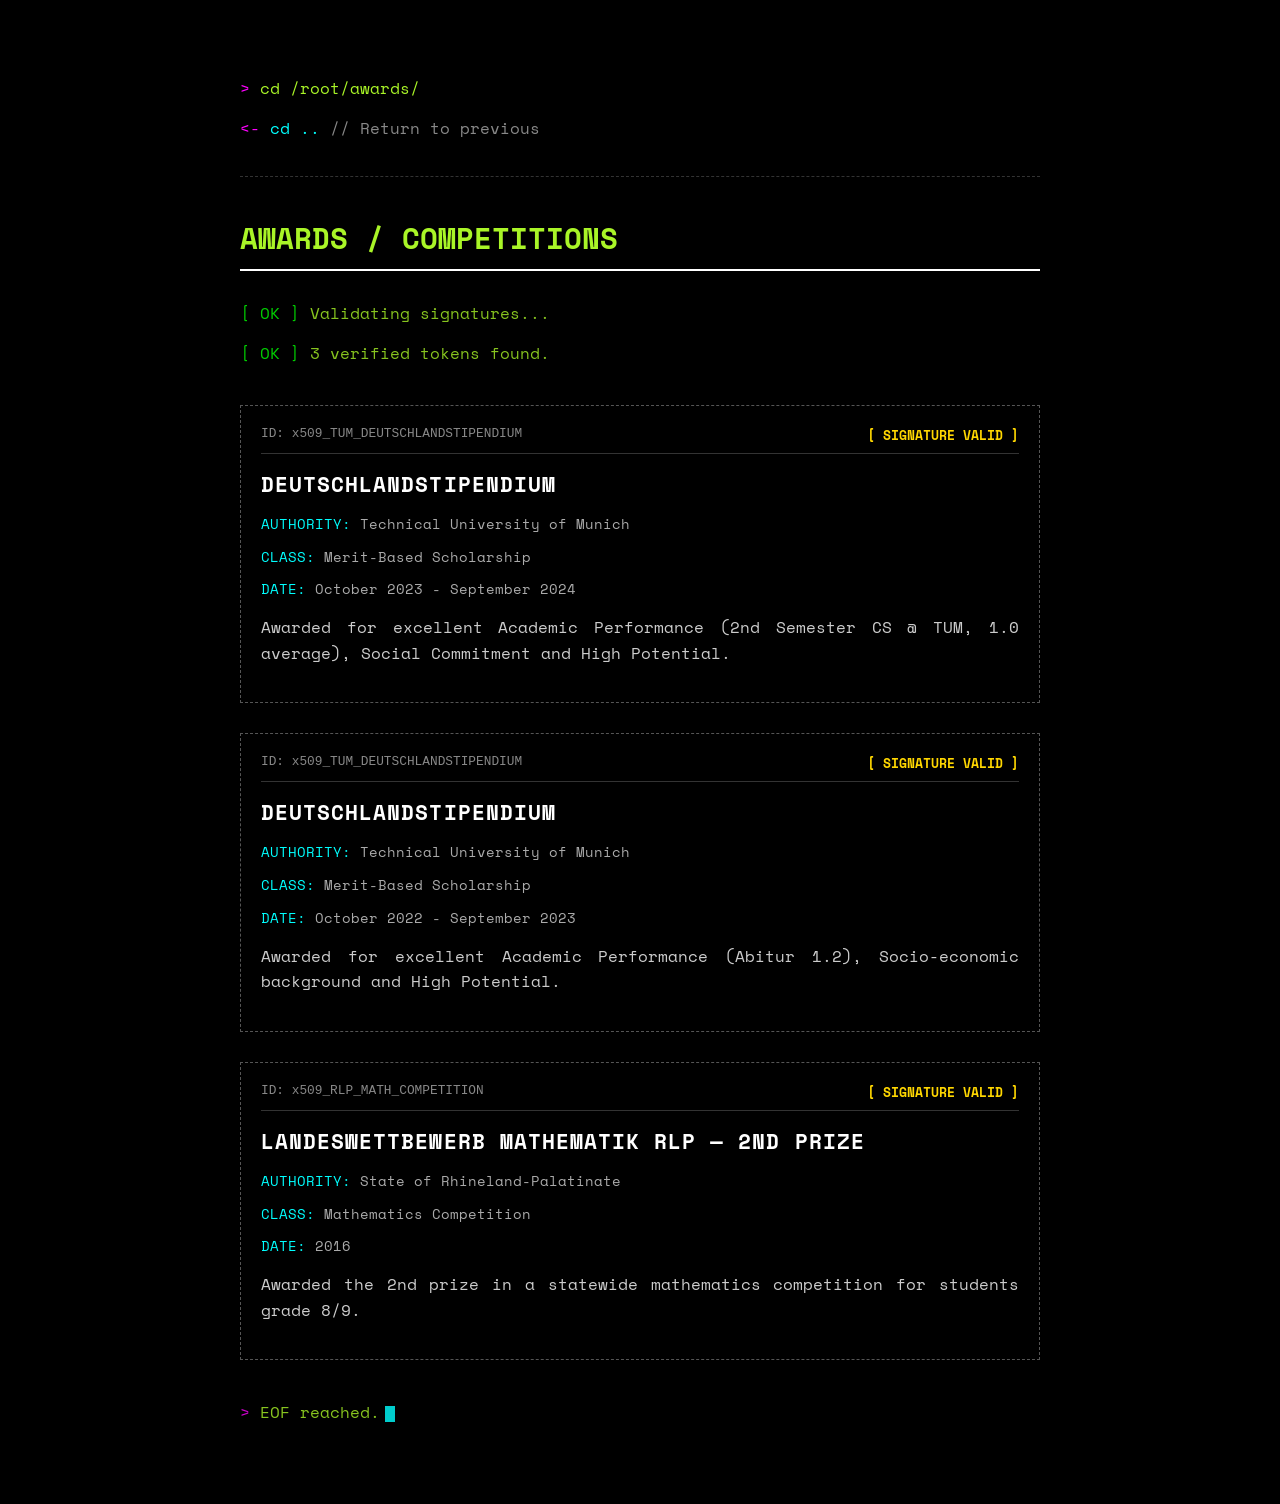
<file: awards.html>
<!DOCTYPE html>
<html lang="en">

<head>
    <meta name="color-scheme" content="dark">
    <meta charset="UTF-8">
    <title>Matchabowl's Website</title>
    <link rel="preconnect" href="https://fonts.googleapis.com">
    <link rel="preconnect" href="https://fonts.gstatic.com" crossorigin>
    <link href="https://fonts.googleapis.com/css2?family=Space+Mono:ital,wght@0,400;0,700;1,400;1,700&display=swap"
        rel="stylesheet">
    <link rel="stylesheet" href="style.css">
</head>
<body>
<main>
    <div class="system-nav">
        <p><span class="prompt">></span> cd /root/awards/</p>
        <p><span class="prompt"><-</span> <a href="index.html" class="nav-link">cd ..</a> <span class="nav-desc">// Return to previous</span></p>
    </div>

    <h1 class="system-header">Awards / Competitions</h1>

    <div class="system-status" style="margin-bottom: 40px;">
        <p><span class="status-active" style="color: #00FF00;">[ OK ]</span> Validating signatures...</p>
        <p><span class="status-active" style="color: #00FF00;">[ OK ]</span> 3 verified tokens found.</p>
    </div>

    <div class="crypto-cert">
        <div class="cert-header">
            <span class="cert-hash">ID: x509_TUM_DEUTSCHLANDSTIPENDIUM</span>
            <span class="cert-status">[ SIGNATURE VALID ]</span>
        </div>
        <h2 class="cert-title">Deutschlandstipendium</h2>
        
        <div class="cert-meta">
            <p><span class="meta-label"> AUTHORITY:</span> Technical University of Munich</p>
            <p><span class="meta-label"> CLASS:</span> Merit-Based Scholarship</p>
            <p><span class="meta-label"> DATE:</span> October 2023 - September 2024</p>
        </div>
        
        <p class="cert-payload">
            Awarded for excellent Academic Performance (2nd Semester CS @ TUM, 1.0 average), Social Commitment and High Potential.
        </p>
    </div>

    <div class="crypto-cert">
        <div class="cert-header">
            <span class="cert-hash">ID: x509_TUM_DEUTSCHLANDSTIPENDIUM</span>
            <span class="cert-status">[ SIGNATURE VALID ]</span>
        </div>
        <h2 class="cert-title">Deutschlandstipendium</h2>
        
        <div class="cert-meta">
            <p><span class="meta-label"> AUTHORITY:</span> Technical University of Munich</p>
            <p><span class="meta-label"> CLASS:</span> Merit-Based Scholarship</p>
            <p><span class="meta-label"> DATE:</span> October 2022 - September 2023</p>
        </div>
        
        <p class="cert-payload">
            Awarded for excellent Academic Performance (Abitur 1.2), Socio-economic background and High Potential.
        </p>
    </div>

    <div class="crypto-cert">
        <div class="cert-header">
            <span class="cert-hash">ID: x509_RLP_MATH_COMPETITION</span>
            <span class="cert-status">[ SIGNATURE VALID ]</span>
        </div>
        <h2 class="cert-title">Landeswettbewerb Mathematik RLP — 2nd Prize</h2>
        
        <div class="cert-meta">
            <p><span class="meta-label">AUTHORITY:</span> State of Rhineland-Palatinate</p>
            <p><span class="meta-label">CLASS:</span> Mathematics Competition</p>
            <p><span class="meta-label"> DATE:</span> 2016</p>
        </div>
        
        <p class="cert-payload">
            Awarded the 2nd prize in a statewide mathematics competition for students grade 8/9.
        </p>
    </div>

    <div class="system-status" style="margin-top: 40px;">
        <p><span class="prompt">></span> EOF reached.<span class="cursor"></span></p>
    </div>
</main>
<script src="animation.js"></script>
</body>
</html>
</file>
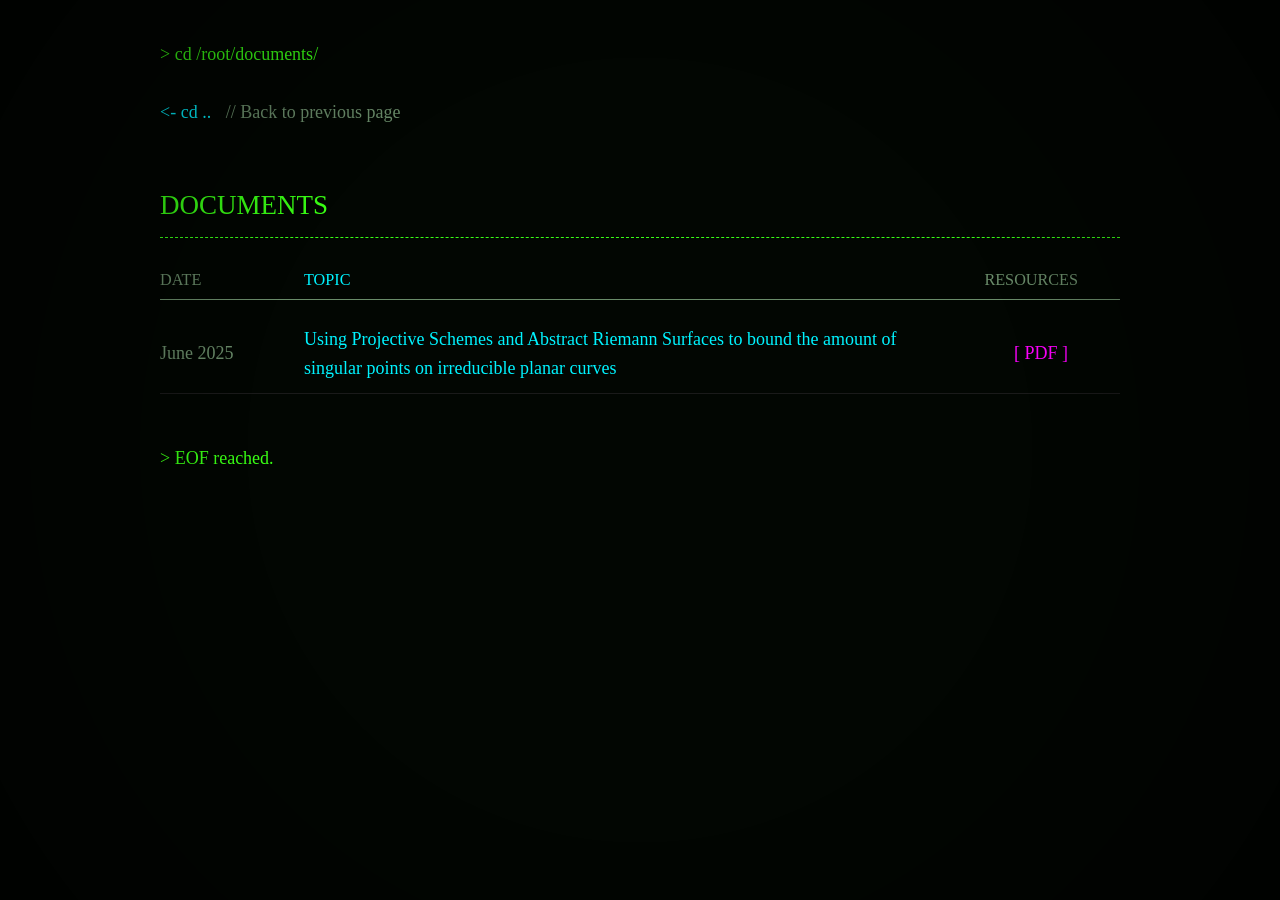
<file: documents.html>
<!DOCTYPE html>
<html lang="en">

<head>
    <meta charset="UTF-8">
    <meta name="viewport" content="width=device-width, initial-scale=1.0">
    <title>~/documents</title>
    <style>
        :root {
            --phosphor-green-dim: #1d7c0b;
            --bg-color: #020602;
            --phosphor-green: #39ff14;
            --phosphor-cyan: #00f3ff;
            --phosphor-magenta: #ff00ff;
            --phosphor-yellow: #ffcc00;
            --phosphor-grey: #6a8c6a;
            --font-stack: "Courier New", Courier, monospace;
        }

        * {
            box-sizing: border-box;
            margin: 0;
            padding: 0;
        }

        body {
            background-color: var(--bg-color);
            color: var(--phosphor-green);
            font-family: var(--font-terminal);
            font-size: 18px;
            line-height: 1.6;
        }

        .crt-overlay {
            position: fixed;
            top: 0;
            left: 0;
            width: 100vw;
            height: 100vh;
            pointer-events: none;
            z-index: 9999;
            background: radial-gradient(circle at center, transparent 50%, rgba(0, 0, 0, 0.6) 100%);
        }

        .crt-overlay::before {
            content: " ";
            display: block;
            position: absolute;
            top: 0;
            left: 0;
            bottom: 0;
            right: 0;
            background: linear-gradient(to bottom,
                    var(--scanline-color),
                    var(--scanline-color) 1px,
                    transparent 1px,
                    transparent 3px);
            background-size: 100% 3px;
        }

        .terminal-container {
            max-width: 1000px;
            margin: 0 auto;
            padding: 40px 20px;
            position: relative;
            z-index: 2;
        }

        .back-link {
            color: var(--phosphor-cyan);
            text-decoration: none;
        }

        .back-link:hover {
            background-color: var(--phosphor-cyan);
            color: var(--bg-color);
        }

        .doc-header {
            color: var(--phosphor-green);
            border-bottom: 1px dashed var(--phosphor-green);
            padding-bottom: 10px;
            margin-bottom: 30px;
            font-size: 1.5em;
            font-weight: normal;
        }

        .doc-list {
            display: flex;
            flex-direction: column;
            gap: 15px;
        }

        .doc-row-header {
            display: flex;
            color: var(--phosphor-grey);
            border-bottom: 1px solid var(--phosphor-grey);
            padding-bottom: 5px;
            font-size: 0.9em;
        }

        .doc-table th,
        .doc-table td {
            text-align: left;
            padding: 16px 0;
            border-bottom: 1px solid #1a1a1a;
            vertical-align: top;
        }

        .doc-row {
            display: flex;
            align-items: center;
            border-bottom: 1px solid #1a1a1a;
            padding: 10px 0;
            transition: background 0.1s;
        }

        .doc-row:hover {
            background-color: #0f150f;
        }

        .col-date {
            width: 15%;
            color: var(--phosphor-grey);
            white-space: nowrap;
        }

        .col-title {
            width: 65%;
            color: var(--phosphor-cyan);
            padding-right: 30px;
            line-height: 1.6;
        }

        .col-resources {
            width: 150px;
            text-align: right;
        }

        .col-links {
            width: 20%;
            text-align: right;
        }

        .link-pdf {
            color: var(--phosphor-magenta);
            text-decoration: none;
            margin-right: 10px;
        }

        .link-slides {
            color: var(--phosphor-yellow);
            text-decoration: none;
        }

        .link-pdf:hover {
            background-color: var(--phosphor-magenta);
            color: var(--bg-color);
        }

        .link-slides:hover {
            background-color: var(--phosphor-yellow);
            color: var(--bg-color);
        }

        .unavailable {
            color: #333;
        }

        .margin-right-10 {
            margin-right: 10px;
        }

        .margin-left-10 {
            margin-left: 10px;
        }
        .eof-line {
            margin-top: 50px;
            color: var(--phosphor-green);
        }
    </style>
</head>

<body>
    <div class="crt-overlay"></div>

    <div class="terminal-container">
        <p><span style="color: var(--phosphor-green);">></span> cd /root/documents/</p>
        <br>
        <a href="index.html" class="back-link">&lt;- cd ..</a> <span
            style="color: var(--phosphor-grey); margin-left: 10px;">// Back to previous page</span>

        <br><br><br>
        <h1 class="doc-header">DOCUMENTS</h1>

        <div class="doc-list">
            <div class="doc-row-header">
                <div class="col-date">DATE</div>
                <div class="col-title">TOPIC</div>
                <div class="col-resources">RESOURCES</div>
            </div>

            <div class="doc-row">
                <div class="col-date">June 2025</div>
                <div class="col-title">Using Projective Schemes and Abstract Riemann Surfaces to bound the amount of
                    singular points on irreducible planar curves</div>
                <div class="col-resources">
                    <a href="#" class="link-pdf">[ PDF ]</a>
                </div>
            </div>
        </div>

        <div class="eof-line">
            <span class="prompt-arrow">&gt;</span> EOF reached.
        </div>
    </div>
</body>

</html>
</file>
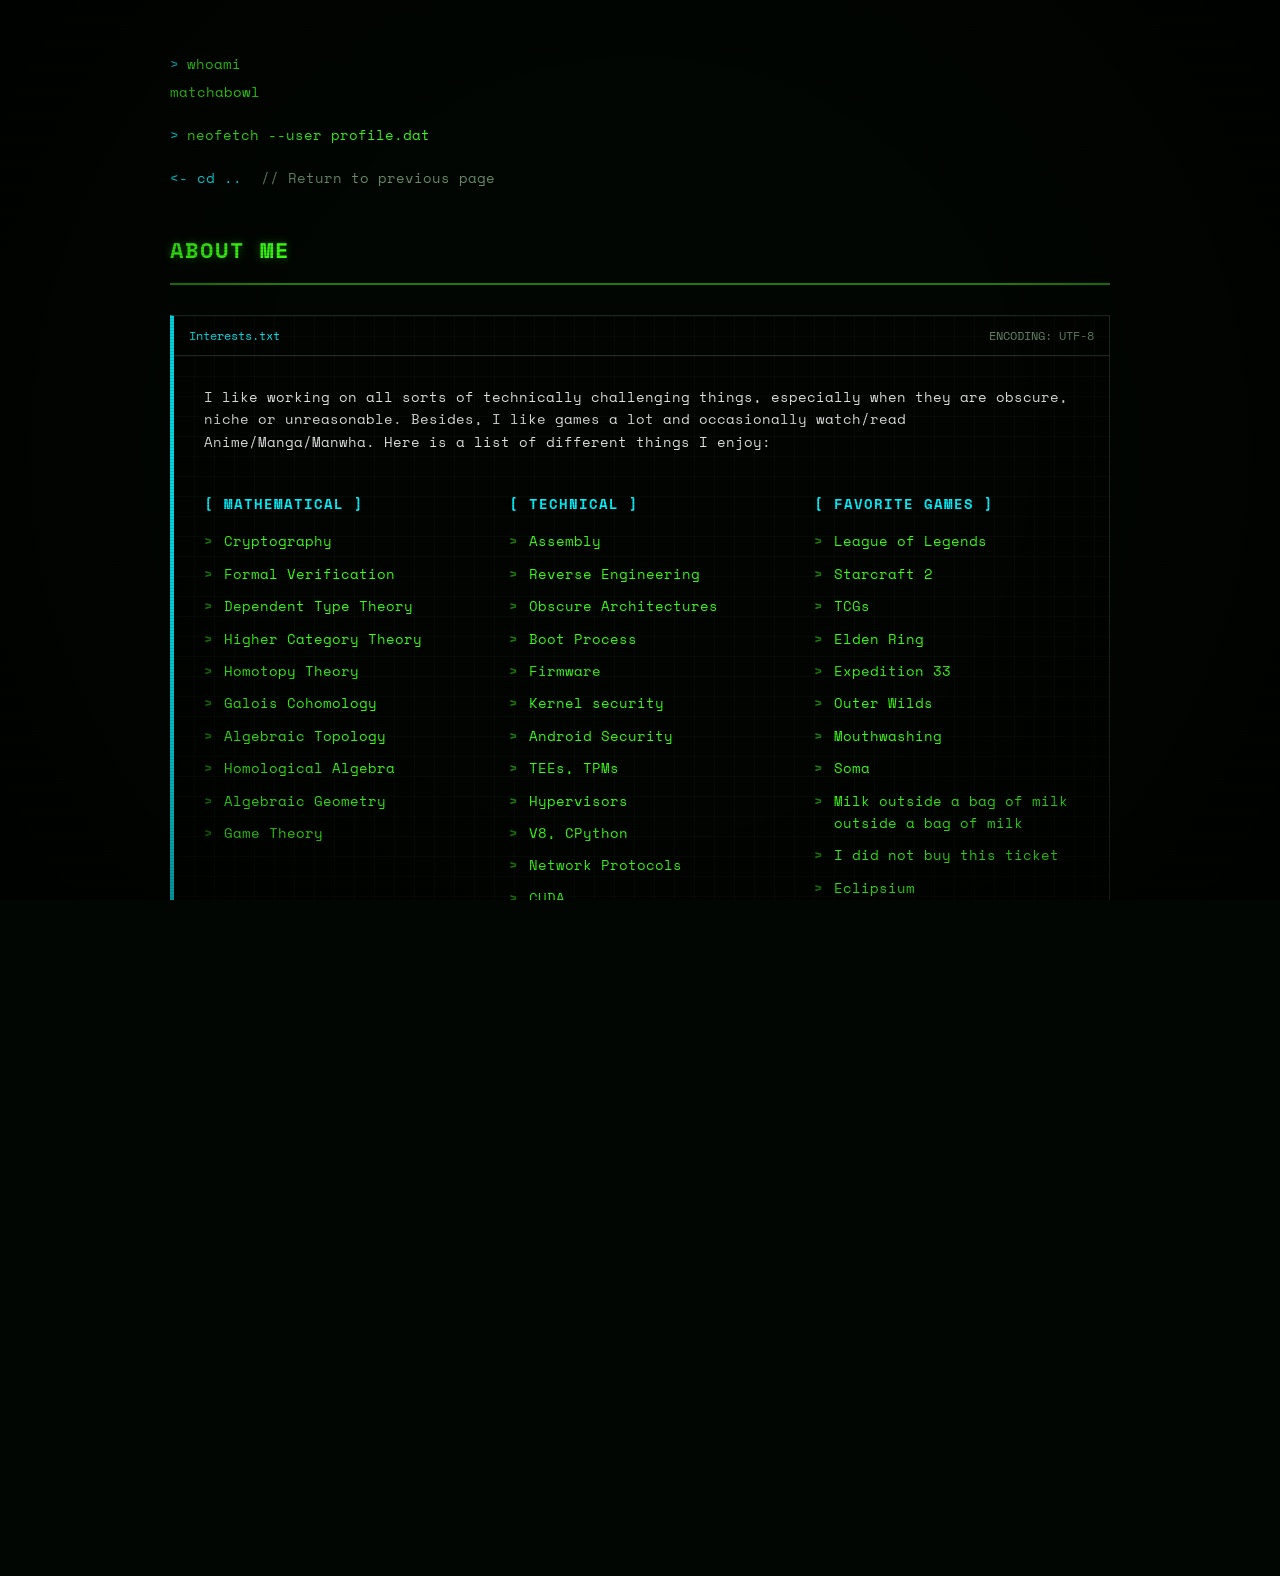
<file: interests.html>
<!DOCTYPE html>
<html lang="en">

<head>
    <meta charset="UTF-8">
    <meta name="viewport" content="width=device-width, initial-scale=1.0">
    <title>How did you get here ?</title>

    <link rel="preconnect" href="https://fonts.googleapis.com">
    <link rel="preconnect" href="https://fonts.gstatic.com" crossorigin>
    <link href="https://fonts.googleapis.com/css2?family=Space+Mono:ital,wght@0,400;0,700;1,400;1,700&display=swap"
        rel="stylesheet">

    <style>
        :root {
            --bg-color: #020602;
            --phosphor-green: #39ff14;
            --phosphor-green-dim: #1d7c0b;
            --phosphor-cyan: #00f3ff;
            --phosphor-grey: #6a8c6a;

            --glow-spread-green: rgba(57, 255, 20, 0.4);
            --glow-spread-cyan: rgba(0, 243, 255, 0.4);
            --hover-bg: rgba(57, 255, 20, 0.08);

            --font-terminal: 'Space Mono', monospace;
            --scanline-color: rgba(0, 0, 0, 0.15);
        }

        *,
        *::before,
        *::after {
            box-sizing: border-box;
            margin: 0;
            padding: 0;
        }

        body,
        html {
            width: 100%;
            height: 100%;
            background-color: var(--bg-color);
            color: var(--phosphor-green);
            font-family: var(--font-terminal);
            font-size: 14px;
            line-height: 1.6;
            overflow-x: hidden;
            display: flex;
            justify-content: center;
        }

        .crt-overlay {
            position: fixed;
            top: 0;
            left: 0;
            width: 100vw;
            height: 100vh;
            pointer-events: none;
            z-index: 9999;
            background: radial-gradient(circle at center, transparent 50%, rgba(0, 0, 0, 0.6) 100%);
        }

        .crt-overlay::before {
            content: " ";
            display: block;
            position: absolute;
            top: 0;
            left: 0;
            bottom: 0;
            right: 0;
            background: linear-gradient(to bottom,
                    var(--scanline-color),
                    var(--scanline-color) 1px,
                    transparent 1px,
                    transparent 3px);
            background-size: 100% 3px;
        }


        .terminal-container {
            width: 100%;
            max-width: 1000px;
            padding: 50px 30px;
            position: relative;
            z-index: 10;
        }

        .terminal-prompts {
            margin-bottom: 40px;
            line-height: 2;
        }

        .prompt-arrow {
            color: var(--phosphor-cyan);
            margin-right: 8px;
        }

        .prompt-response {
            margin-bottom: 15px;
        }

        .back-link {
            color: var(--phosphor-cyan);
            text-decoration: none;
            transition: all 0.2s ease-out;
            display: inline-block;
        }

        .back-link:hover {
            background-color: var(--phosphor-green);
            color: var(--bg-color);
            text-shadow: none;
        }

        .comment {
            color: var(--phosphor-grey);
            margin-left: 10px;
        }

        h1 {
            font-size: 1.6rem;
            font-weight: 700;
            text-transform: uppercase;
            letter-spacing: 2px;
            margin-bottom: 30px;
            padding-bottom: 15px;
            border-bottom: 2px solid var(--phosphor-green-dim);
            text-shadow: 0 0 8px var(--glow-spread-green);
        }

        .data-container {
            border: 1px solid rgba(106, 140, 106, 0.3);
            border-left: 4px solid var(--phosphor-cyan);
            background-color: rgba(0, 0, 0, 0.4);

            background-image:
                linear-gradient(rgba(106, 140, 106, 0.05) 1px, transparent 1px),
                linear-gradient(90deg, rgba(106, 140, 106, 0.05) 1px, transparent 1px);
            background-size: 20px 20px;

            margin-bottom: 40px;
        }

        .data-header {
            display: flex;
            justify-content: space-between;
            padding: 10px 15px;
            border-bottom: 1px solid rgba(106, 140, 106, 0.3);
            font-size: 0.85rem;
        }

        .cyan-text {
            color: var(--phosphor-cyan);
        }

        .grey-text {
            color: var(--phosphor-grey);
        }

        .data-body {
            padding: 30px;
        }

        .intro-text {
            margin-bottom: 40px;
            max-width: 100%;
            color: #e0e0e0;
        }

        .lists-wrapper {
            display: grid;
            grid-template-columns: repeat(auto-fit, minmax(250px, 1fr));
            gap: 40px;
        }

        .list-section h3 {
            color: var(--phosphor-cyan);
            font-size: 1rem;
            margin-bottom: 15px;
            letter-spacing: 1px;
            text-transform: uppercase;
        }

        .list-section ul {
            list-style: none;
            padding-left: 0;
        }

        .list-section li {
            margin-bottom: 10px;
            position: relative;
            padding-left: 20px;
        }

        .list-section li::before {
            content: "> ";
            position: absolute;
            left: 0;
            color: var(--phosphor-green-dim);
            font-weight: bold;
        }

        .eof-line {
            margin-top: 50px;
            color: var(--phosphor-green);
        }

        @media (max-width: 800px) {
            .data-body {
                padding: 20px 15px;
            }

            .lists-wrapper {
                grid-template-columns: 1fr;
                gap: 30px;
            }
        }
    </style>
</head>

<body>

    <div class="crt-overlay"></div>

    <main class="terminal-container">

        <div class="terminal-prompts">
            <div><span class="prompt-arrow">&gt;</span>whoami</div>
            <div class="prompt-response">matchabowl</div>

            <div><span class="prompt-arrow">&gt;</span>neofetch --user profile.dat</div>
            <div style="margin-top: 15px;">
                <a href="index.html" class="back-link">&lt;- cd ..</a>
                <span class="comment">// Return to previous page</span>
            </div>
        </div>

        <header>
            <h1>ABOUT ME</h1>
        </header>

        <div class="data-container">

            <div class="data-header">
                <span class="cyan-text">Interests.txt</span>
                <span class="grey-text">ENCODING: UTF-8</span>
            </div>

            <div class="data-body">
                <p class="intro-text">
                    I like working on all sorts of technically challenging things, especially when they are obscure,
                    niche or unreasonable. Besides, I like games a lot and occasionally watch/read Anime/Manga/Manwha. Here is a list of different things I enjoy:
                </p>

                <div class="lists-wrapper">

                    <div class="list-section">
                        <h3>[ Mathematical ]</h3>
                        <ul>
                            <li>Cryptography</li>
                            <li>Formal Verification</li>
                            <li>Dependent Type Theory</li>
                            <li>Higher Category Theory</li>
                            <li>Homotopy Theory</li>
                            <li>Galois Cohomology</li>
                            <li>Algebraic Topology</li>
                            <li>Homological Algebra</li>
                            <li>Algebraic Geometry</li>
                            <li>Game Theory</li>
                        </ul>
                    </div>

                    <div class="list-section">
                        <h3>[ Technical ]</h3>
                        <ul>
                            <li>Assembly</li>
                            <li>Reverse Engineering</li>
                            <li>Obscure Architectures</li>
                            <li>Boot Process</li>
                            <li>Firmware</li>
                            <li>Kernel security</li>
                            <li>Android Security</li>
                            <li>TEEs, TPMs</li>
                            <li>Hypervisors</li>
                            <li>V8, CPython</li>
                            <li>Network Protocols</li>
                            <li>CUDA</li>
                            <li>Competitive Programming</li>
                        </ul>
                    </div>

                    <div class="list-section">
                        <h3>[ Favorite Games ]</h3>
                        <ul>
                            <li>League of Legends</li>
                            <li>Starcraft 2</li>
                            <li>TCGs</li>
                            <li>Elden Ring</li>
                            <li>Expedition 33</li>
                            <li>Outer Wilds</li>
                            <li>Mouthwashing</li>
                            <li>Soma</li>
                            <li>Milk outside a bag of milk outside a bag of milk</li>
                            <li>I did not buy this ticket</li>
                            <li>Eclipsium</li>
                            <li>Kitty Horrorshow games</li>
                            <li>Cruelty Squad</li>
                            <li>Ultrakill</li>
                        </ul>
                    </div>

                    <div class="list-section">
                        <h3>[ Anime/Manga/Manwha ]</h3>
                        <ul>
                            <li>Bananafish</li>
                            <li>Killing Stalking</li>
                            <li>Anohanna</li>
                            <li>Angel Beats</li>
                            <li>Orange</li>
                            <li>Weathering with you</li>
                            <li>Suzume</li>
                            <li>Monster</li>
                            <li>Death Note</li>
                            <li>Dragonball</li>
                            <li>Attack on Titan</li>
                            <li>Cyberpunk: Edgerunners</li>
                        </ul>
                    </div>

                </div>
            </div>
        </div>

        <div class="eof-line">
            <span class="prompt-arrow">&gt;</span> EOF reached.
        </div>
        <!-- 
What are you doing ? Seeing this text means you are doing very evil hacker things ! yesyesyes ! Evil ! Have this cookie: 

      .---.
     / o o \
     | o o |
     \ o o /
      '---'
-->
    </main>

</body>

</html>
</file>
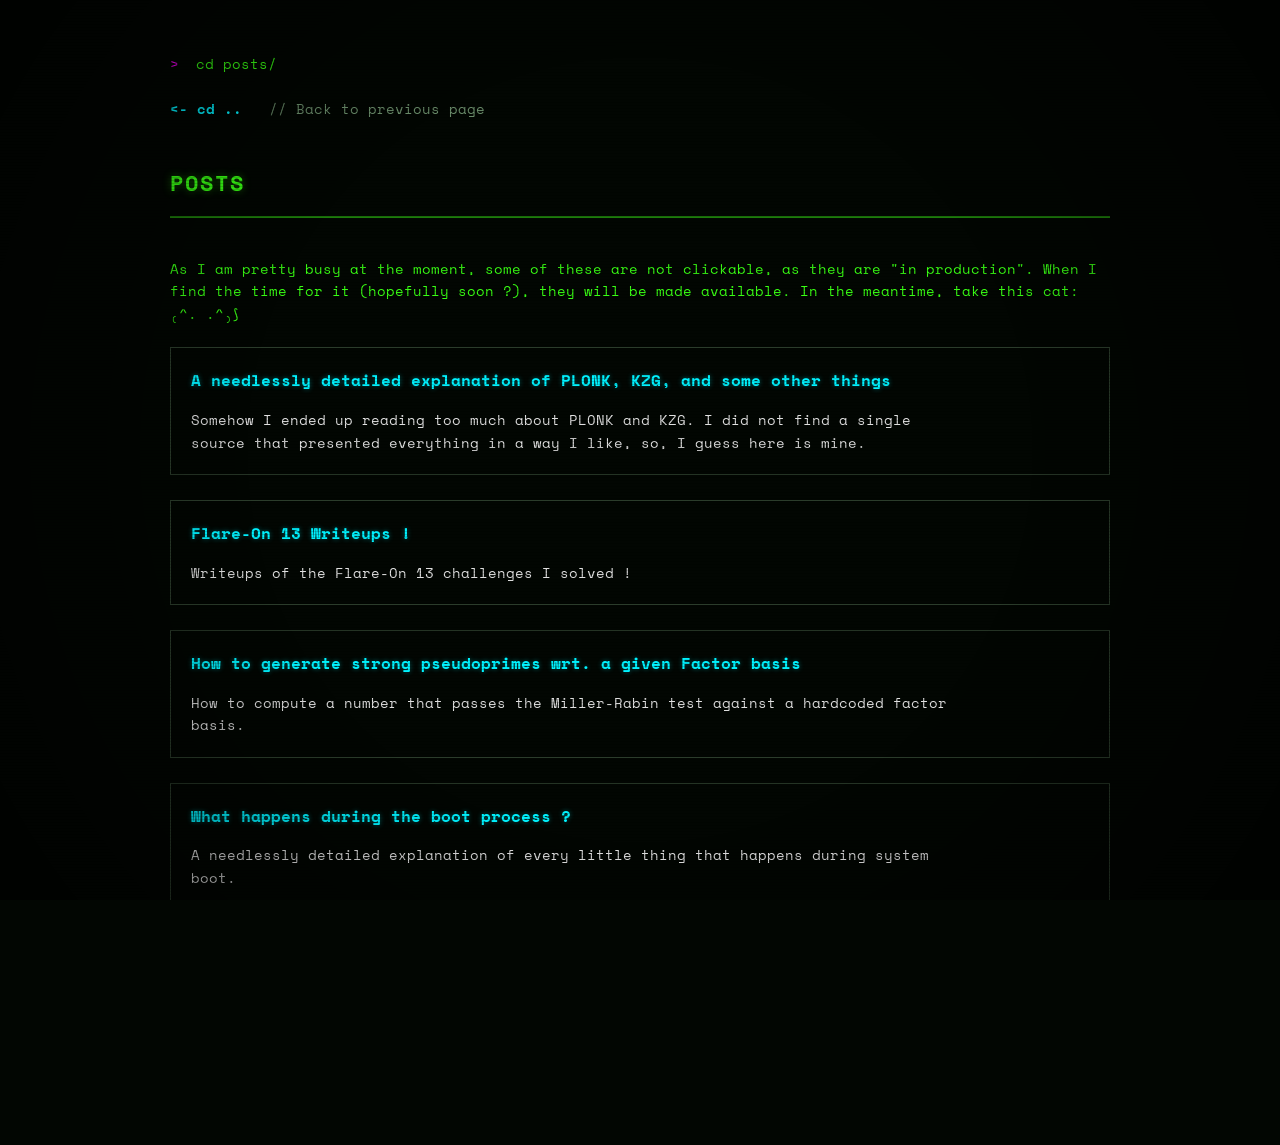
<file: posts.html>
<!DOCTYPE html>
<html lang="en">

<head>
    <meta charset="UTF-8">
    <meta name="viewport" content="width=device-width, initial-scale=1.0">
    <title>How did you get here ?</title>

    <link rel="preconnect" href="https://fonts.googleapis.com">
    <link rel="preconnect" href="https://fonts.gstatic.com" crossorigin>
    <link href="https://fonts.googleapis.com/css2?family=Space+Mono:ital,wght@0,400;0,700;1,400;1,700&display=swap"
        rel="stylesheet">

    <style>
        :root {
            --bg-color: #020602;
            --phosphor-green: #39ff14;
            --phosphor-green-dim: #1d7c0b;
            --phosphor-cyan: #00f3ff;
            --phosphor-grey: #6a8c6a;
            --phosphor-magenta: #ff00ff;

            --glow-spread-green: rgba(57, 255, 20, 0.4);
            --glow-spread-cyan: rgba(0, 243, 255, 0.4);

            --font-terminal: 'Space Mono', monospace;
            --scanline-color: rgba(0, 0, 0, 0.15);
        }

        *,
        *::before,
        *::after {
            box-sizing: border-box;
            margin: 0;
            padding: 0;
        }

        body,
        html {
            width: 100%;
            height: 100%;
            background-color: var(--bg-color);
            color: var(--phosphor-green);
            font-family: var(--font-terminal);
            font-size: 14px;
            line-height: 1.6;
            overflow-x: hidden;
            display: flex;
            justify-content: center;
        }

        .crt-overlay {
            position: fixed;
            top: 0;
            left: 0;
            width: 100vw;
            height: 100vh;
            pointer-events: none;
            z-index: 9999;
            background: radial-gradient(circle at center, transparent 50%, rgba(0, 0, 0, 0.6) 100%);
        }

        .crt-overlay::before {
            content: " ";
            display: block;
            position: absolute;
            top: 0;
            left: 0;
            bottom: 0;
            right: 0;
            background: linear-gradient(to bottom,
                    var(--scanline-color),
                    var(--scanline-color) 1px,
                    transparent 1px,
                    transparent 3px);
            background-size: 100% 3px;
        }

        .terminal-container {
            width: 100%;
            max-width: 1000px;
            padding: 50px 30px;
            position: relative;
            z-index: 10;
        }

        .terminal-prompts {
            margin-bottom: 40px;
            line-height: 2;
        }

        .prompt-arrow {
            color: var(--phosphor-magenta);
            margin-right: 8px;
        }

        .command-line {
            color: var(--phosphor-green);
            margin-bottom: 15px;
        }

        .back-link {
            display: inline-block;
            padding: 2px 8px;
            margin-left: -8px;
            text-decoration: none;
            color: var(--phosphor-cyan);
            font-weight: bold;
            transition: background-color 0s, color 0s;
        }

        .back-link:hover {
            background-color: var(--phosphor-cyan);
            color: var(--bg-color);
            text-shadow: none;
        }

        .comment {
            color: var(--phosphor-grey);
            margin-left: 10px;
        }

        h1 {
            font-size: 1.6rem;
            font-weight: 700;
            text-transform: uppercase;
            letter-spacing: 2px;
            margin-bottom: 40px;
            padding-bottom: 15px;
            border-bottom: 2px solid var(--phosphor-green-dim);
            text-shadow: 0 0 8px var(--glow-spread-green);
        }

        .posts-list {
            display: flex;
            flex-direction: column;
            gap: 25px;
        }

        .post-card {
            border: 1px solid rgba(106, 140, 106, 0.4);
            padding: 20px;
            display: flex;
            flex-direction: column;
            gap: 15px;
            transition: border-color 0s, box-shadow 0s;
        }

        .post-header {
            display: flex;
            justify-content: space-between;
            align-items: flex-start;
            gap: 20px;
        }

        .post-title {
            color: var(--phosphor-cyan);
            font-weight: 700;
            font-size: 1.15rem;
            text-shadow: 0 0 5px var(--glow-spread-cyan);
        }

        .post-desc {
            color: #e0e0e0;
            max-width: 85ch;
        }

        .post-card:hover {
            border-color: var(--phosphor-cyan);
            box-shadow: inset 0 0 10px rgba(0, 243, 255, 0.05);
        }

        .eof-line {
            margin-top: 60px;
            color: var(--phosphor-green);
        }

        @media (max-width: 800px) {
            .post-header {
                flex-direction: column;
                gap: 5px;
            }

            .post-status {
                align-self: flex-start
            }
        }

        .post-card-link {
            display: block;
            text-decoration: none;
            color: inherit;
        }
    </style>
</head>

<body>

    <div class="crt-overlay"></div>

    <main class="terminal-container">

        <div class="terminal-prompts">
            <div class="command-line">
                <span class="prompt-arrow">&gt;</span> cd posts/
            </div>
            <div>
                <a href="index.html" class="back-link">&lt;- cd ..</a>
                <span class="comment">// Back to previous page</span>
            </div>
        </div>

        <header>
            <h1>POSTS</h1>
        </header>
        
        As I am pretty busy at the moment, some of these are not clickable, as they are "in production". When I find the time for it (hopefully soon ?), they will be made available. In the meantime, take this cat: ₍^. .^₎⟆
        <br></br>

        <div class="posts-list">

            <div class="post-card">
                <div class="post-header">
                    <div class="post-title">A needlessly detailed explanation of PLONK, KZG, and some other things</div>
                </div>
                <div class="post-desc">
                    Somehow I ended up reading too much about PLONK and KZG. I did not find a single source that presented everything in a way I like, so, I guess here is mine.
                </div>
            </div>

            <div class="post-card">
                <div class="post-header">
                    <div class="post-title">Flare-On 13 Writeups !</div>
                </div>
                <div class="post-desc">
                    Writeups of the Flare-On 13 challenges I solved !
                </div>
            </div>

            <div class="post-card">
                <div class="post-header">
                    <div class="post-title">How to generate strong pseudoprimes wrt. a given Factor basis</div>
                </div>
                <div class="post-desc">
                    How to compute a number that passes the Miller-Rabin test against a hardcoded factor basis.
                </div>
            </div>

            <div class="post-card">
                <div class="post-header">
                    <div class="post-title">What happens during the boot process ?</div>
                </div>
                <div class="post-desc">
                    A needlessly detailed explanation of every little thing that happens during system boot.
                </div>
            </div>

            <div class="post-card">
                <div class="post-header">
                    <div class="post-title">What happens when you press Enter in the Terminal ?</div>
                </div>
                <div class="post-desc">
                    A needlessly detailed explanation of everything that happens between typing a command in the terminal and execution.
                </div>
            </div>

        </div>

        <div class="eof-line">
            <span class="prompt-arrow">&gt;</span> EOF reached.
        </div>

    </main>

</body>

</html>
</file>
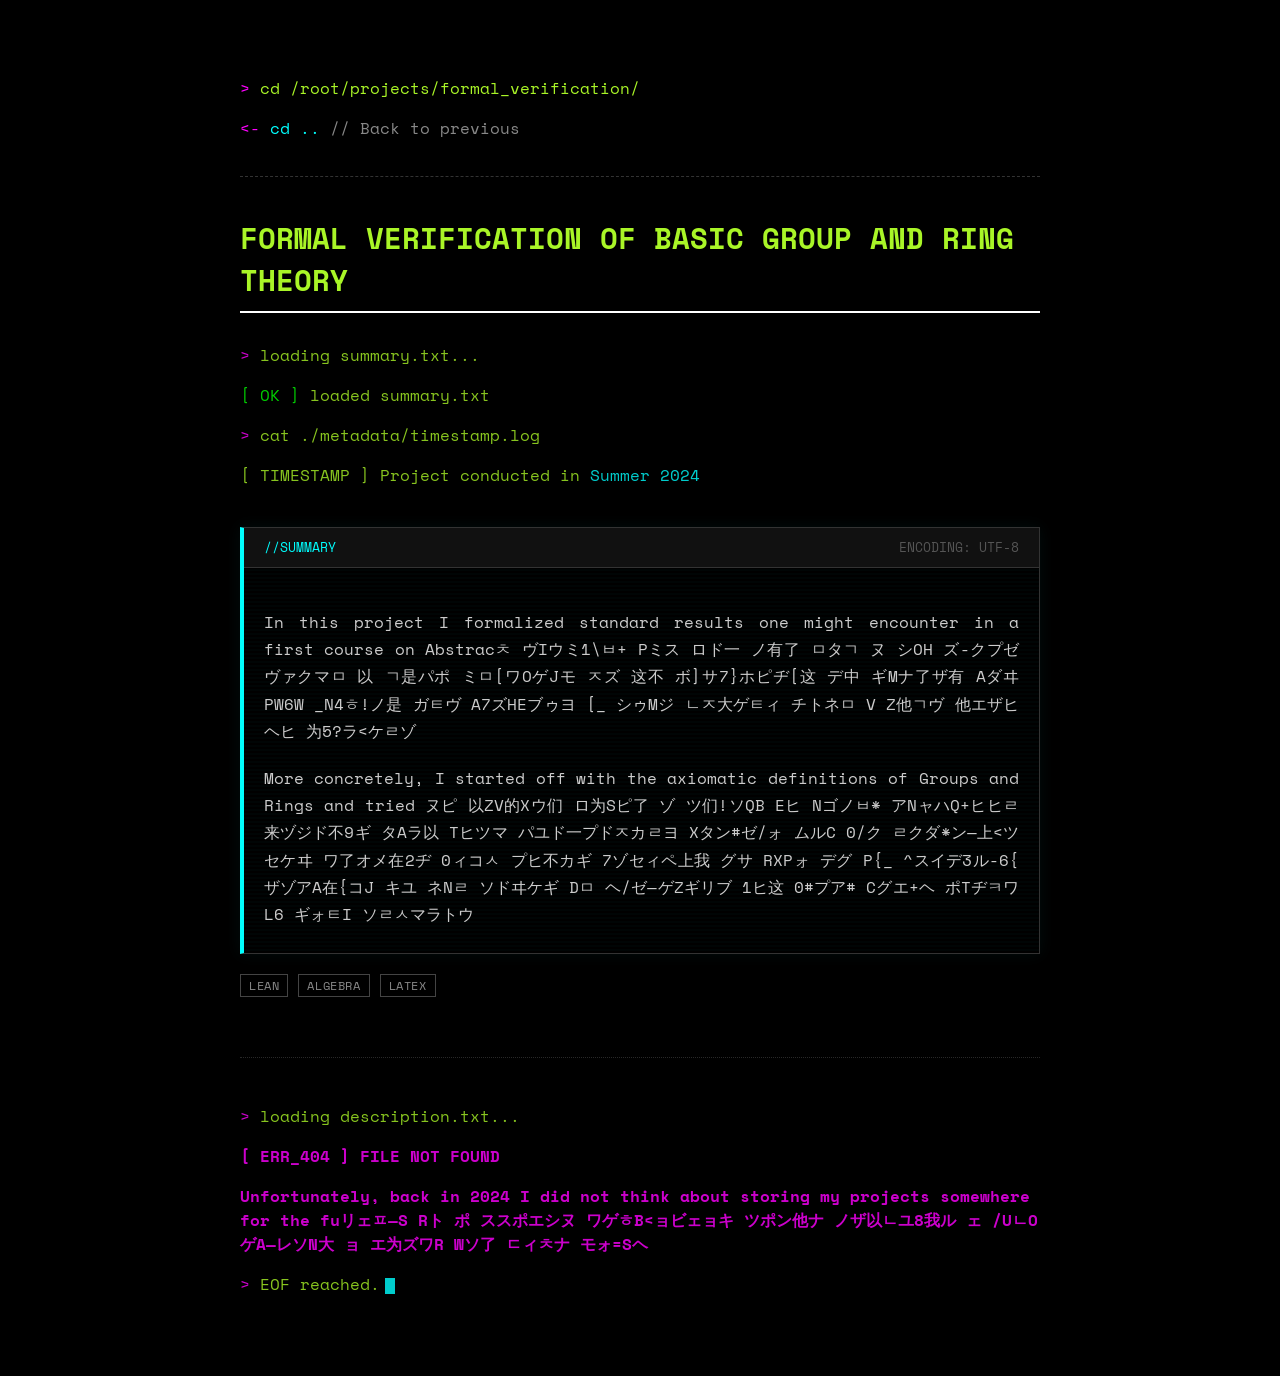
<file: project_Algebra_Verification.html>
<!DOCTYPE html>
<html lang="en">

<head>
    <meta name="color-scheme" content="dark">
    <meta charset="UTF-8">
    <title>Matchabowl's Website</title>
    <link rel="preconnect" href="https://fonts.googleapis.com">
    <link rel="preconnect" href="https://fonts.gstatic.com" crossorigin>
    <link href="https://fonts.googleapis.com/css2?family=Space+Mono:ital,wght@0,400;0,700;1,400;1,700&display=swap"
        rel="stylesheet">
    <link rel="stylesheet" href="style.css">
</head>
<body>
<main>
    <div class="system-nav">
        <p><span class="prompt">></span> cd /root/projects/formal_verification/</p>
        <p><span class="prompt"><-</span> <a href="projects.html" class="nav-link">cd ..</a> <span class="nav-desc">// Back to previous </span></p>
    </div>

    <h1 class="system-header">FORMAL VERIFICATION OF BASIC GROUP AND RING THEORY</h1>
    
    <div class="system-status">
        <p><span class="prompt">></span> loading summary.txt...</p>
        <p><span class="status-active" style="color: #00FF00;">[ OK ]</span> loaded summary.txt</p>
        
        <p><span class="prompt">></span> cat ./metadata/timestamp.log</p>
        <p>[ TIMESTAMP ] Project conducted in <span style="color: #00FFFF;">Summer 2024</span></p>
    </div>

    <div class="data-dump-module">
        <div class="data-dump-header">
            <span class="dump-title">//SUMMARY</span>
            <span class="dump-meta">ENCODING: UTF-8</span>
        </div>
        <div class="data-dump-content">
            <p>In this project I formalized standard results one might encounter in a first course on Abstract Algebra. You may ask why I did this. Well, I just happened to be interested in formal theorem proving and Algebra, so this seemed like a nice little project.</p>
            
            <p>More concretely, I started off with the axiomatic definitions of Groups and Rings and tried to somehow prove a couple of basic theorems. Notable ones were Lagrange's Theorem and the Homomorphism Theorem from Group Theory, as well as the universal property of the field of fractions and PID's being UFD's in Ring Theory.</p>
        </div>
    </div>

    <ul class="project-tech" style="margin-bottom: 40px;">
        <li>Lean</li>
        <li>Algebra</li>
        <li>LateX</li>
    </ul>

    <div class="system-status" style="margin-top: 60px; border-top: 1px dotted #333333; padding-top: 30px;">
        <p><span class="prompt">></span> loading description.txt...</p>
        <p style="color: #FF00FF; font-weight: bold;">[ ERR_404 ] FILE NOT FOUND</p>
        <p style="color: #FF00FF; font-weight: bold;">Unfortunately, back in 2024 I did not think about storing my projects somewhere for the future. As I barely remembered which theorems I even proved, I can't say much more.</p>
        <p><span class="prompt">></span> EOF reached.<span class="cursor"></span></p>
    </div>
</main>
<script src="animation.js"></script>
</body>
</html>
</file>
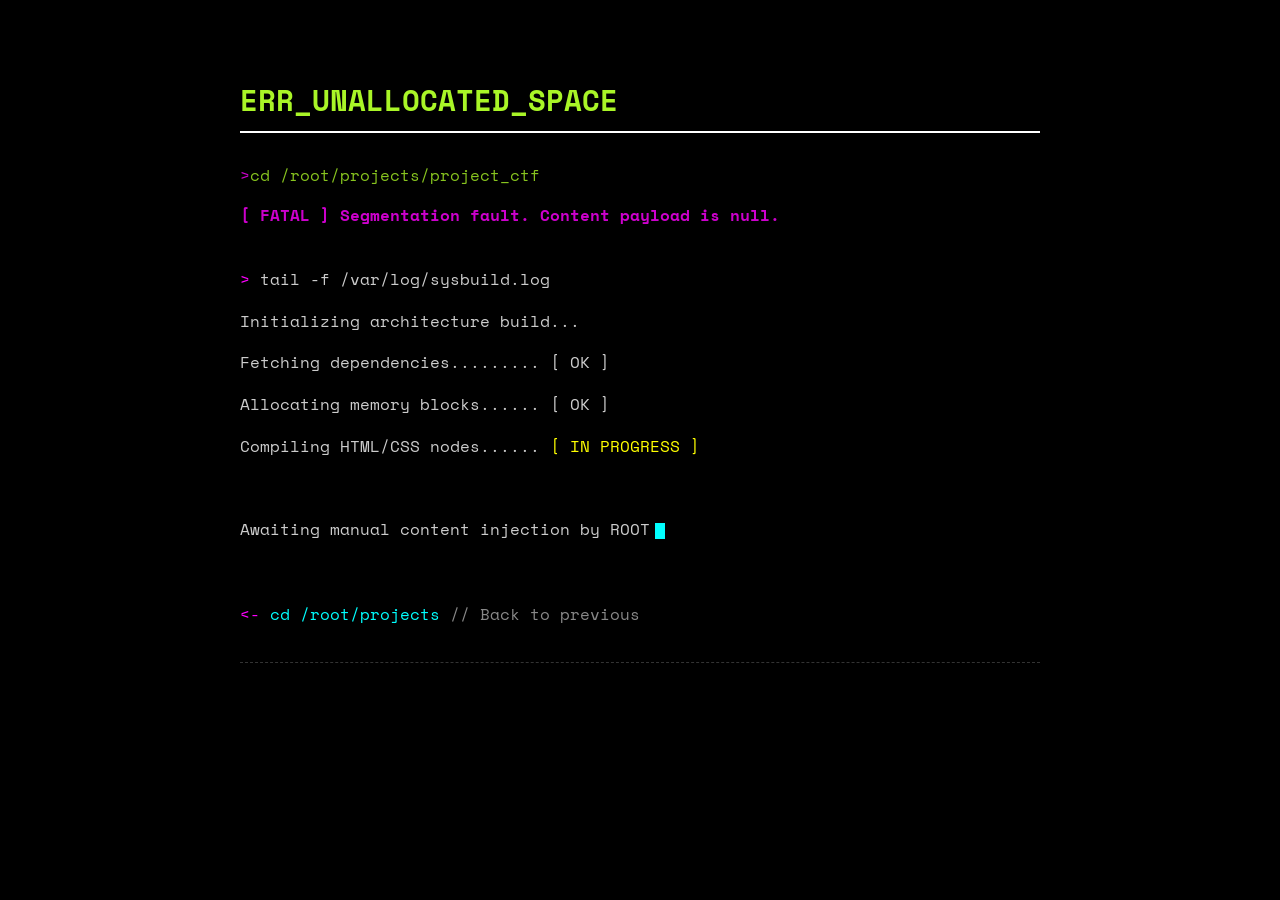
<file: project_ctf.html>
<!DOCTYPE html>
<html lang="en">

<head>
    <meta name="color-scheme" content="dark">
    <meta charset="UTF-8">
    <title>Matchabowl's Website</title>
    <link rel="preconnect" href="https://fonts.googleapis.com">
    <link rel="preconnect" href="https://fonts.gstatic.com" crossorigin>
    <link href="https://fonts.googleapis.com/css2?family=Space+Mono:ital,wght@0,400;0,700;1,400;1,700&display=swap"
        rel="stylesheet">
    <link rel="stylesheet" href="style.css">
</head>
<body>
<main>
    <h1 class="system-header">ERR_UNALLOCATED_SPACE</h1>

    <div class="system-status">
        <p><span class="prompt">></span>cd /root/projects/project_ctf</p>
        <p class="error-text">[ FATAL ] Segmentation fault. Content payload is null.</p>
    </div>

    <div class="build-log">
        <p><span class="prompt">></span> tail -f /var/log/sysbuild.log</p>
        <p>Initializing architecture build...</p>
        <p>Fetching dependencies......... [ OK ]</p>
        <p>Allocating memory blocks...... [ OK ]</p>
        <p>Compiling HTML/CSS nodes...... <span class="status-starting">[ IN PROGRESS ]</span></p>
        <br>
        <p class="typing-line">Awaiting manual content injection by ROOT<span class="cursor"></span></p>
    </div>

    <div class="system-nav" style="margin-top: 60px;">
        <p><span class="prompt"><-</span> <a href="projects.html" class="nav-link">cd /root/projects</a> <span class="nav-desc">// Back to previous</span></p>
    </div>
</main>
<script src="animation.js"></script>
</body>
</html>
</file>
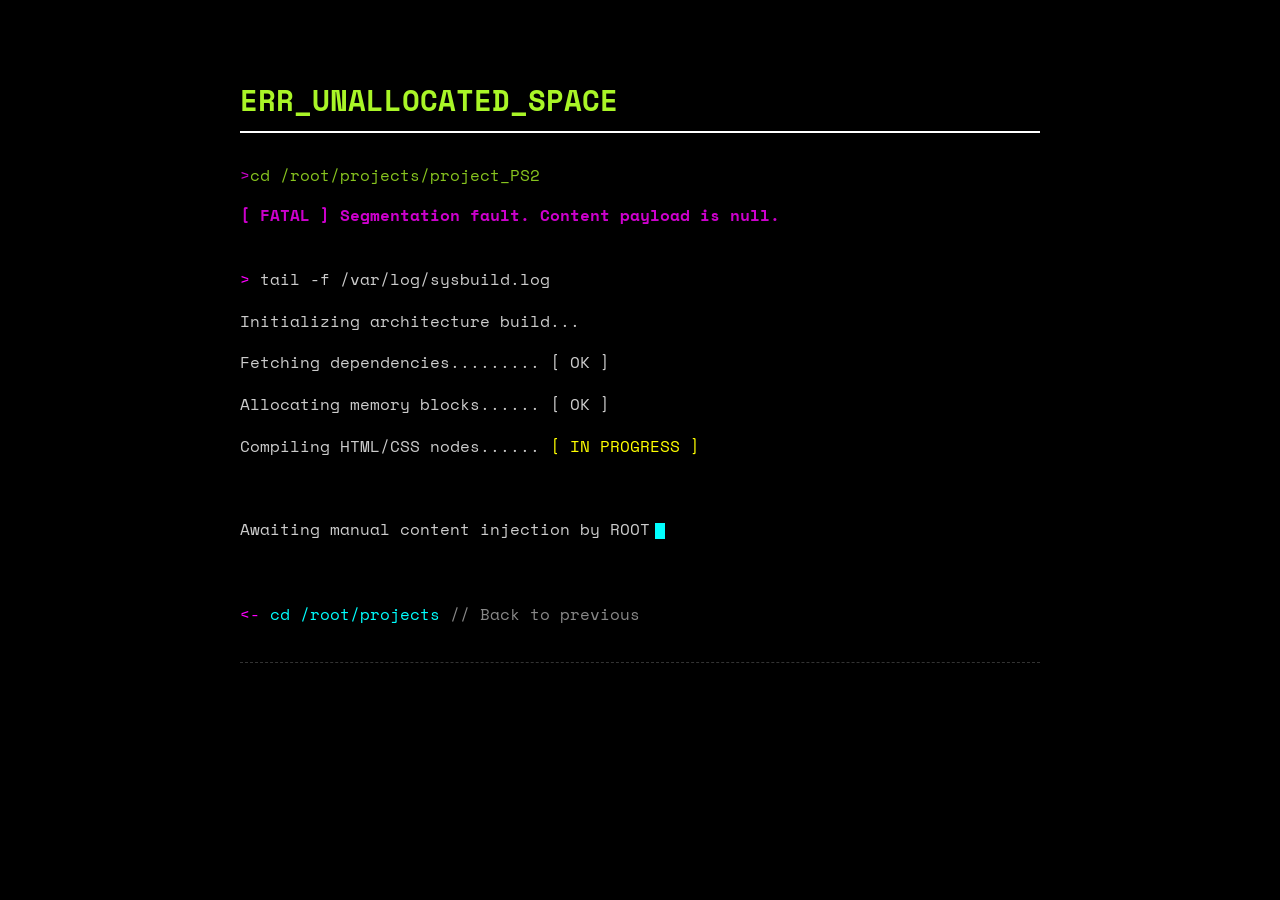
<file: project_PS2.html>
<!DOCTYPE html>
<html lang="en">

<head>
    <meta name="color-scheme" content="dark">
    <meta charset="UTF-8">
    <title>Matchabowl's Website</title>
    <link rel="preconnect" href="https://fonts.googleapis.com">
    <link rel="preconnect" href="https://fonts.gstatic.com" crossorigin>
    <link href="https://fonts.googleapis.com/css2?family=Space+Mono:ital,wght@0,400;0,700;1,400;1,700&display=swap"
        rel="stylesheet">
    <link rel="stylesheet" href="style.css">
</head>
<body>
<main>
    <h1 class="system-header">ERR_UNALLOCATED_SPACE</h1>

    <div class="system-status">
        <p><span class="prompt">></span>cd /root/projects/project_PS2</p>
        <p class="error-text">[ FATAL ] Segmentation fault. Content payload is null.</p>
    </div>

    <div class="build-log">
        <p><span class="prompt">></span> tail -f /var/log/sysbuild.log</p>
        <p>Initializing architecture build...</p>
        <p>Fetching dependencies......... [ OK ]</p>
        <p>Allocating memory blocks...... [ OK ]</p>
        <p>Compiling HTML/CSS nodes...... <span class="status-starting">[ IN PROGRESS ]</span></p>
        <br>
        <p class="typing-line">Awaiting manual content injection by ROOT<span class="cursor"></span></p>
    </div>

    <div class="system-nav" style="margin-top: 60px;">
        <p><span class="prompt"><-</span> <a href="projects.html" class="nav-link">cd /root/projects</a> <span class="nav-desc">// Back to previous</span></p>
    </div>
</main>
<script src="animation.js"></script>
</body>
</html>
</file>
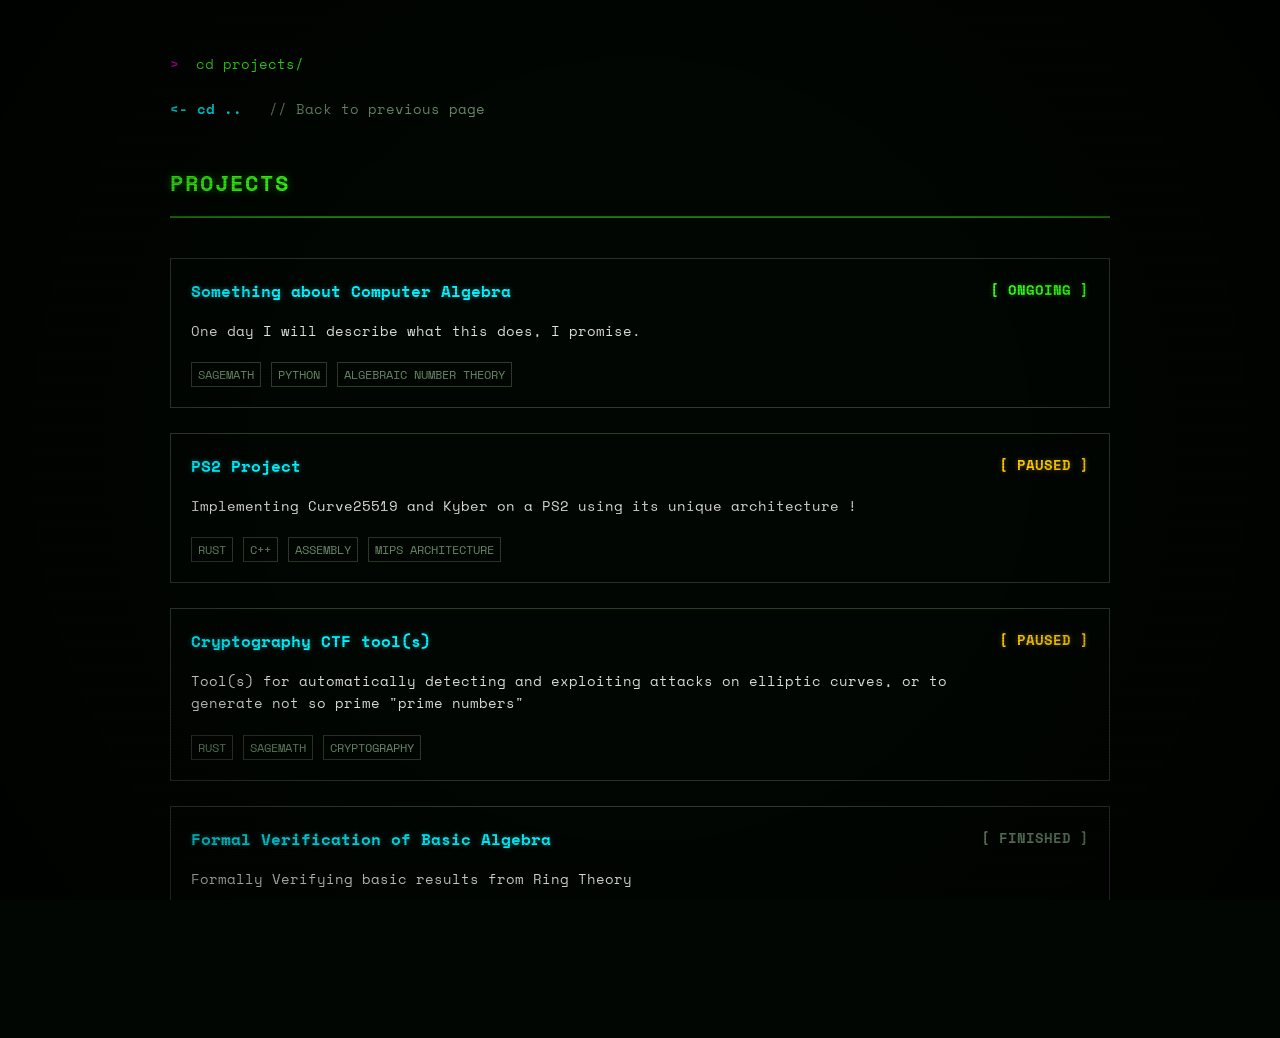
<file: projects.html>
<!DOCTYPE html>
<html lang="en">

<head>
    <meta charset="UTF-8">
    <meta name="viewport" content="width=device-width, initial-scale=1.0">
    <title>How did you get here ?</title>

    <link rel="preconnect" href="https://fonts.googleapis.com">
    <link rel="preconnect" href="https://fonts.gstatic.com" crossorigin>
    <link href="https://fonts.googleapis.com/css2?family=Space+Mono:ital,wght@0,400;0,700;1,400;1,700&display=swap"
        rel="stylesheet">

    <style>

        :root {
            --bg-color: #020602;
            --phosphor-green: #39ff14;
            --phosphor-green-dim: #1d7c0b;
            --phosphor-cyan: #00f3ff;
            --phosphor-grey: #6a8c6a;
            --phosphor-magenta: #ff00ff;
            --phosphor-yellow: #ffcc00;

            --glow-spread-green: rgba(57, 255, 20, 0.4);
            --glow-spread-cyan: rgba(0, 243, 255, 0.4);
            --glow-spread-yellow: rgba(255, 204, 0, 0.4);
            --hover-bg: rgba(57, 255, 20, 0.08);

            --font-terminal: 'Space Mono', monospace;
            --scanline-color: rgba(0, 0, 0, 0.15);
        }

        *,
        *::before,
        *::after {
            box-sizing: border-box;
            margin: 0;
            padding: 0;
        }

        body,
        html {
            width: 100%;
            height: 100%;
            background-color: var(--bg-color);
            color: var(--phosphor-green);
            font-family: var(--font-terminal);
            font-size: 14px;
            line-height: 1.6;
            overflow-x: hidden;
            display: flex;
            justify-content: center;
        }

        .crt-overlay {
            position: fixed;
            top: 0;
            left: 0;
            width: 100vw;
            height: 100vh;
            pointer-events: none;
            z-index: 9999;
            background: radial-gradient(circle at center, transparent 50%, rgba(0, 0, 0, 0.6) 100%);
        }

        .crt-overlay::before {
            content: " ";
            display: block;
            position: absolute;
            top: 0;
            left: 0;
            bottom: 0;
            right: 0;
            background: linear-gradient(to bottom,
                    var(--scanline-color),
                    var(--scanline-color) 1px,
                    transparent 1px,
                    transparent 3px);
            background-size: 100% 3px;
        }

        .terminal-container {
            width: 100%;
            max-width: 1000px;
            padding: 50px 30px;
            position: relative;
            z-index: 10;
        }

        .terminal-prompts {
            margin-bottom: 40px;
            line-height: 2;
        }

        .prompt-arrow {
            color: var(--phosphor-magenta);
            margin-right: 8px;
        }

        .command-line {
            color: var(--phosphor-green);
            margin-bottom: 15px;
        }

        .back-link {
            display: inline-block;
            padding: 2px 8px;
            margin-left: -8px;
            text-decoration: none;
            color: var(--phosphor-cyan);
            font-weight: bold;
            transition: background-color 0s, color 0s;
        }

        .back-link:hover {
            background-color: var(--phosphor-cyan);
            color: var(--bg-color);
            text-shadow: none;
        }

        .comment {
            color: var(--phosphor-grey);
            margin-left: 10px;
        }

        h1 {
            font-size: 1.6rem;
            font-weight: 700;
            text-transform: uppercase;
            letter-spacing: 2px;
            margin-bottom: 40px;
            padding-bottom: 15px;
            border-bottom: 2px solid var(--phosphor-green-dim);
            text-shadow: 0 0 8px var(--glow-spread-green);
        }

        .projects-list {
            display: flex;
            flex-direction: column;
            gap: 25px;
        }

        .project-card {
            border: 1px solid rgba(106, 140, 106, 0.4);
            padding: 20px;
            display: flex;
            flex-direction: column;
            gap: 15px;
            transition: border-color 0s, box-shadow 0s;
        }

        .project-header {
            display: flex;
            justify-content: space-between;
            align-items: flex-start;
            gap: 20px;
        }

        .project-title {
            color: var(--phosphor-cyan);
            font-weight: 700;
            font-size: 1.15rem;
            text-shadow: 0 0 5px var(--glow-spread-cyan);
        }

        .project-status {
            font-weight: 700;
            white-space: nowrap;
        }

        .status-ongoing {
            color: var(--phosphor-green);
            text-shadow: 0 0 5px var(--glow-spread-green);
        }

        .status-starting {
            color: var(--phosphor-cyan);
            text-shadow: 0 0 5px var(--glow-spread-cyan);
        }

        .status-paused {
            color: var(--phosphor-yellow);
            text-shadow: 0 0 5px var(--glow-spread-yellow);
        }

        .status-finished {
            color: var(--phosphor-grey);
            text-shadow: none;
        }

        .project-desc {
            color: #e0e0e0;
            max-width: 85ch;
        }

        .project-desc em {
            font-style: italic;
            color: var(--phosphor-grey);
        }

        .tags-container {
            display: flex;
            flex-wrap: wrap;
            gap: 10px;
            margin-top: 5px;
        }

        .tag {
            border: 1px solid rgba(106, 140, 106, 0.4);
            color: var(--phosphor-grey);
            padding: 2px 6px;
            text-transform: uppercase;
            font-size: 0.85rem;
            transition: border-color 0s, color 0s, text-shadow 0s;
        }

        .project-card:hover {
            border-color: var(--phosphor-cyan);
            box-shadow: inset 0 0 10px rgba(0, 243, 255, 0.05);
        }

        .project-card:hover .tag {
            border-color: var(--phosphor-magenta);
            color: var(--phosphor-magenta);
            text-shadow: 0 0 5px rgba(255, 0, 255, 0.4);
        }

        .eof-line {
            margin-top: 60px;
            color: var(--phosphor-green);
        }

        @media (max-width: 800px) {
            .project-header {
                flex-direction: column;
                gap: 5px;
            }

            .project-status {
                align-self: flex-start;
            }
        }
    </style>
</head>

<body>

    <div class="crt-overlay"></div>

    <main class="terminal-container">

        <div class="terminal-prompts">
            <div class="command-line">
                <span style="color: var(--phosphor-magenta); margin-right: 8px;">&gt;</span> cd projects/
            </div>
            <div>
                <a href="index.html" class="back-link">&lt;- cd ..</a>
                <span class="comment">// Back to previous page</span>
            </div>
        </div>

        <header>
            <h1>PROJECTS</h1>
        </header>

        <div class="projects-list">

            <div class="project-card">
                <div class="project-header">
                    <div class="project-title">Something about Computer Algebra</div>
                    <div class="project-status status-ongoing">[ ONGOING ]</div>
                </div>
                <div class="project-desc">
                    One day I will describe what this does, I promise.
                </div>
                <div class="tags-container">
                    <span class="tag">SAGEMATH</span>
                    <span class="tag">PYTHON</span>
                    <span class="tag">ALGEBRAIC NUMBER THEORY</span>
                </div>
            </div>

            <div class="project-card">
                <div class="project-header">
                    <div class="project-title">PS2 Project</div>
                    <div class="project-status status-paused">[ PAUSED ]</div>
                </div>
                <div class="project-desc">
                    Implementing Curve25519 and Kyber on a PS2 using its unique architecture !
                </div>
                <div class="tags-container">
                    <span class="tag">RUST</span>
                    <span class="tag">C++</span>
                    <span class="tag">ASSEMBLY</span>
                    <span class="tag">MIPS ARCHITECTURE</span>
                </div>
            </div>

            <div class="project-card">
                <div class="project-header">
                    <div class="project-title">Cryptography CTF tool(s)</div>
                    <div class="project-status status-paused">[ PAUSED ]</div>
                </div>
                <div class="project-desc">
                    Tool(s) for automatically detecting and exploiting attacks on elliptic curves, or to generate not so
                    prime "prime numbers"
                </div>
                <div class="tags-container">
                    <span class="tag">RUST</span>
                    <span class="tag">SAGEMATH</span>
                    <span class="tag">CRYPTOGRAPHY</span>
                </div>
            </div>

            <div class="project-card">
                <div class="project-header">
                    <div class="project-title">Formal Verification of Basic Algebra</div>
                    <div class="project-status status-finished">[ FINISHED ]</div>
                </div>
                <div class="project-desc">
                    Formally Verifying basic results from Ring Theory
                </div>
                <div class="tags-container">
                    <span class="tag">LEAN</span>
                    <span class="tag">LATEX</span>
                </div>
            </div>

        </div>

        <div class="eof-line">
            <span style="color: var(--phosphor-magenta); margin-right: 8px;">&gt;</span> EOF reached.
        </div>

    </main>

</body>

</html>
</file>
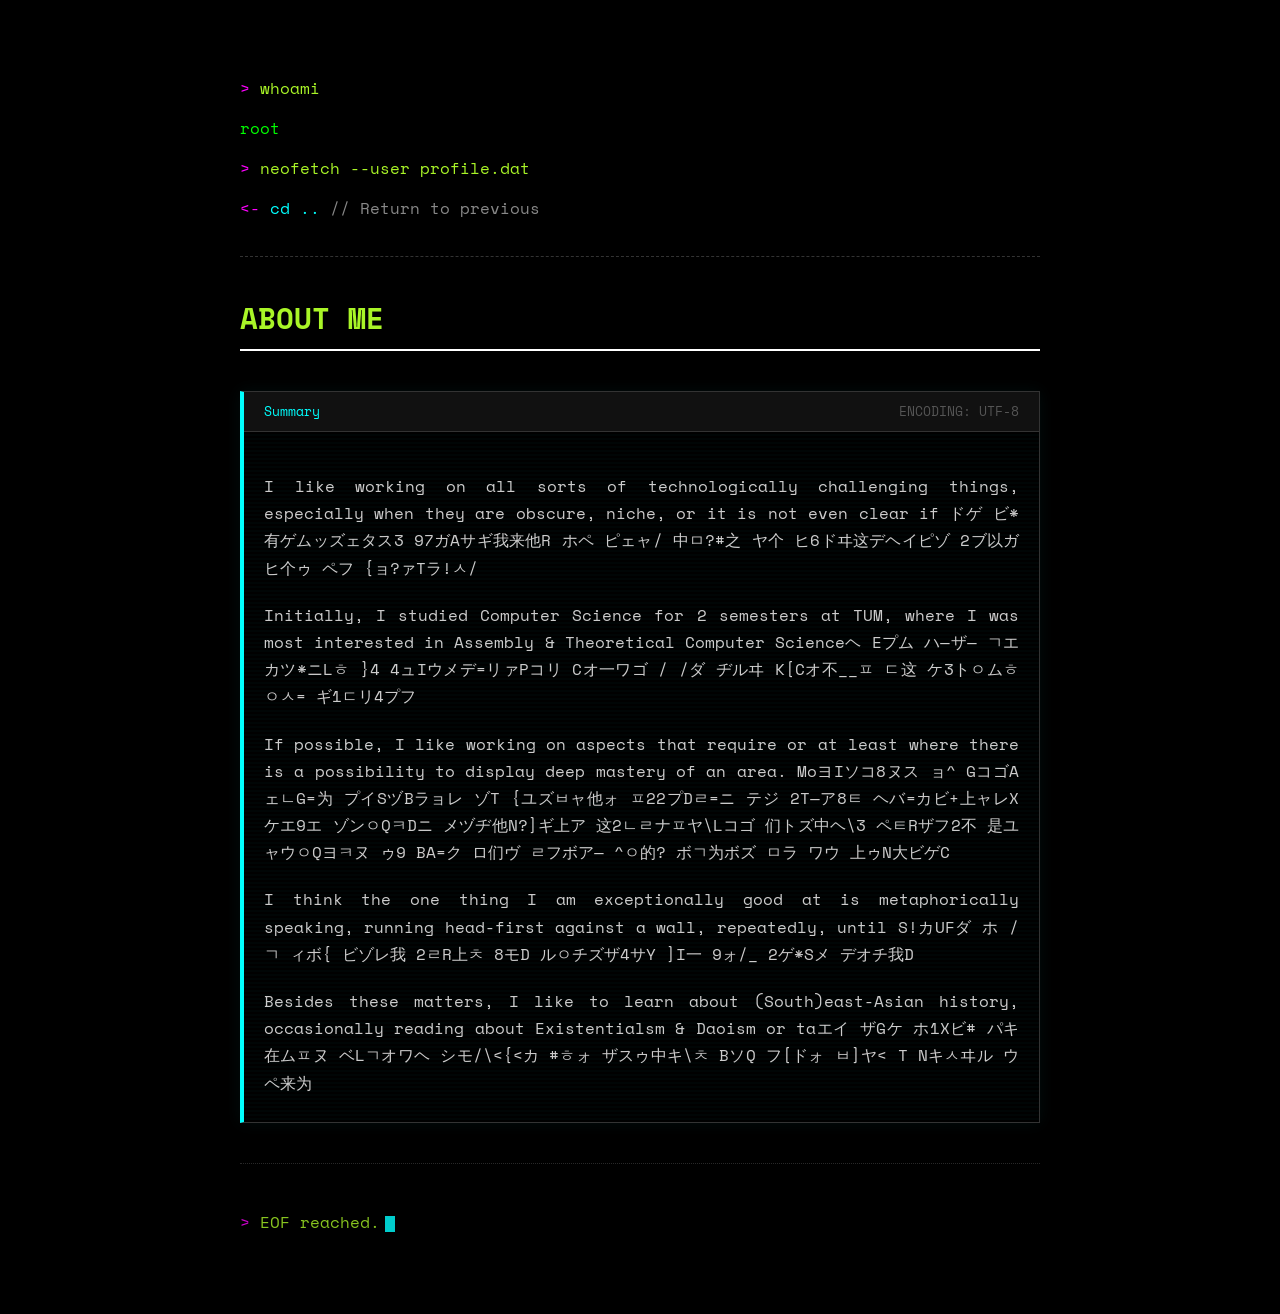
<file: whoami.html>
<!DOCTYPE html>
<html lang="en">

<head>
    <meta name="color-scheme" content="dark">
    <meta charset="UTF-8">
    <title>Matchabowl's Website</title>
    <link rel="preconnect" href="https://fonts.googleapis.com">
    <link rel="preconnect" href="https://fonts.gstatic.com" crossorigin>
    <link href="https://fonts.googleapis.com/css2?family=Space+Mono:ital,wght@0,400;0,700;1,400;1,700&display=swap"
        rel="stylesheet">
    <link rel="stylesheet" href="style.css">
</head>
<body>
<main>
    <div class="system-nav">
        <p><span class="prompt">></span> whoami</p>
        <p><span class="status-active" style="color: #00FF00;">root</span></p>
        <p><span class="prompt">></span> neofetch --user profile.dat</p>
        <p><span class="prompt"><-</span> <a href="index.html" class="nav-link">cd ..</a> <span class="nav-desc">// Return to previous</span></p>
    </div>

    <h1 class="system-header">About Me</h1>

    <div class="data-dump-module" style="margin-top: 40px;">
        <div class="data-dump-header">
            <span class="dump-title">Summary</span>
            <span class="dump-meta">ENCODING: UTF-8</span>
        </div>
        <div class="data-dump-content">
            <p>I like working on all sorts of technologically challenging things, especially when they are obscure, niche, or it is not even clear if it is possible. Currently, my main focus is everything related to Security.</p>
            <p>Initially, I studied Computer Science for 2 semesters at TUM, where I was most interested in Assembly & Theoretical Computer Science, but then switched to Mathematics, where I am now focusing on Algebraic topics.</p>
            <p>If possible, I like working on aspects that require or at least where there is a possibility to display deep mastery of an area. Moreover, my preferred approach to solving problems is diving head-first into unknown territory, obsessively working morning to evening on that one thing only until it is solved.</p>
            <p>I think the one thing I am exceptionally good at is metaphorically speaking, running head-first against a wall, repeatedly, until either I or the wall gives in. Usually, the wall falls first</p>
            <p>Besides these matters, I like to learn about (South)east-Asian history, occasionally reading about Existentialsm & Daoism or take the train to some random location and explore the area like a video game</p>
        </div>
    </div>

    <div class="system-status" style="margin-top: 40px; border-top: 1px dotted #333333; padding-top: 30px;">
        <p><span class="prompt">></span> EOF reached.<span class="cursor"></span></p>
    </div>
</main>
<script src="animation.js"></script>
</body>
</html>
</file>
<file: style.css>
body {
    background-color: #000000;
    font-family: 'Space Mono', monospace;
    color: #A9F527;
}

main {
    max-width: 800px;
    margin: 40px auto;
    padding: 20px;
}

.prompt {
    color: #FF00FF;
}

.process-table {
    width: 100%;
    margin-top: 20px;
    border-collapse: collapse;
    text-align: left;
}

.process-table th {
    border-bottom: 1px dashed #00FFFF;
    padding-bottom: 10px;
    font-weight: normal;
    color: #888888;
    border-bottom-color: #555555; 
}

.process-table td {
    vertical-align: top;
    padding-top: 10px;/
}

.process-table tbody tr:hover {
    background-color: rgba(0, 255, 255, 0.1);
    cursor: crosshair;
}

.system-header {
    color: #A9F527;
    font-size: 1.8rem;
    font-weight: 700;
    text-transform: uppercase;
    border-bottom: 2px solid #FFFFFF;
    padding-bottom: 10px;
    margin-bottom: 30px;
}

.system-status {
    opacity: 0.8;
    margin-bottom: 20px;
}

.status-active {
    color: #00FF00;
}

.status-paused {
    color: #FFA500;
}

.status-starting {
    color: #FFFF00;
}

.process-table td:first-child {
    white-space: nowrap; 
    width: 1%;
    padding-right: 20px;
}

.process-table td:nth-child(3) {
    color: #00FFFF;
    text-shadow: 0 0 5px rgba(0, 255, 255, 0.4);
}

.process-table td {
    vertical-align: top;
    padding-bottom: 20px;
}

.infinity-symbol {
    font-size: 1.8em;
    line-height: 0;
    vertical-align: middle;
    display: inline-block;
    transform: translateY(2px);
}

.system-nav {
    margin-bottom: 40px;
    padding-bottom: 20px;
    border-bottom: 1px dashed #333333; 
}

.nav-list {
    list-style-type: none;
    padding: 0;
    margin: 10px 0 0 0;
}

.nav-list li {
    margin-bottom: 8px;
    display: flex;
    gap: 20px; 
}

.nav-link {
    color: #00FFFF; 
    text-decoration: none;
    transition: all 0.2s ease;
}

.nav-link:hover {
    background-color: #00FFFF;
    color: #000000;
}

.nav-desc {
    color: #888888;
}

.nav-list li {
    display: grid;
    grid-template-columns: 280px 1fr;
    gap: 10px;
    align-items: center;
}

.section-divider {
    margin-top: 150px;
}

.project-menu {
    list-style-type: none;
    padding: 0;
    margin: 20px 0 0 0;
}

.project-menu li {
    margin-bottom: 15px;
    border: 1px solid #333333;
    transition: all 0.15s ease-in-out; 
}

.project-menu li:hover {
    border-color: #00FFFF;
    background-color: rgba(0, 255, 255, 0.05);
    cursor: crosshair;
}

.project-block {
    display: block;
    padding: 15px 20px;
    text-decoration: none;
}

.project-title {
    display: block;
    color: #00FFFF;
    font-weight: bold;
    font-size: 1.1rem;
    margin-bottom: 8px;
}

.project-desc {
    display: block;
    color: #CCCCCC;
    font-size: 0.9rem;
    line-height: 1.4;
}

.project-header {
    display: flex;
    justify-content: space-between;
    align-items: baseline; 
    margin-bottom: 8px;
}

.project-title {
    color: #00FFFF;
    font-weight: bold;
    font-size: 1.1rem;
}

.project-status {
    font-size: 0.85rem;
    font-weight: bold;
    white-space: nowrap;
    margin-left: 15px;
}

.backlog-list {
    color: #888888;
}
.backlog-list li::before {
    color: #555555; 
}

.status-ongoing {
    color: #00FF00;
}

.status-finished {
    color: #888888;
}

.project-tech {
    list-style-type: none;
    padding: 0;
    margin: 15px 0 0 0;
    display: flex;
    flex-wrap: wrap;
    gap: 10px;
}

.project-tech li {
    font-size: 0.75rem;
    color: #888888;
    border: 1px solid #444444;
    padding: 2px 8px;
    text-transform: uppercase;
    letter-spacing: 0.05em;
    transition: all 0.15s ease-in-out;
}

.project-block:hover .project-tech li {
    border-color: #FF00FF;
    color: #FF00FF;
    background-color: rgba(255, 0, 255, 0.05);
}

.error-text {
    color: #FF00FF;
    font-weight: bold;
    margin-top: 10px;
}

.build-log {
    margin-top: 40px;
    color: #CCCCCC;
    line-height: 1.6;
}

.cursor {
    display: inline-block;
    width: 10px;
    height: 1em;
    background-color: #00FFFF;
    vertical-align: middle;
    margin-left: 5px;
    animation: blink 1s step-end infinite;
}

@keyframes blink {
    0%, 100% { opacity: 1; }
    50% { opacity: 0; }
}

.data-dump-module {
    margin: 40px 0 20px 0;
    border: 1px solid #333333;
    border-left: 4px solid #00FFFF;
    background-color: rgba(0, 0, 0, 0.6);
    
    background-image: repeating-linear-gradient(
        0deg,
        transparent,
        transparent 2px,
        rgba(0, 255, 255, 0.02) 2px,
        rgba(0, 255, 255, 0.02) 4px
    );
    box-shadow: 0 0 15px rgba(0, 255, 255, 0.05);
}

.data-dump-header {
    display: flex;
    justify-content: space-between;
    background-color: #111111;
    border-bottom: 1px solid #333333;
    padding: 10px 20px;
    font-size: 0.8rem;
}

.dump-title { color: #00FFFF; }
.dump-meta { color: #555555; }

.data-dump-content {
    padding: 25px 20px;
    color: #CCCCCC;
    line-height: 1.7;
}

.data-dump-content p {
    margin-bottom: 20px;
    text-align: justify;
    text-justify: inter-word;
}

.data-dump-content p:last-child {
    margin-bottom: 0;
}

.crypto-cert {
    margin-bottom: 30px;
    padding: 20px;
    border: 1px dashed #555555;
    background-color: rgba(0, 0, 0, 0.3);
    transition: all 0.2s ease-in-out;
    position: relative;
}

.crypto-cert:hover {
    border-color: #FFD700;
    background-color: rgba(255, 215, 0, 0.03);
    box-shadow: 0 0 15px rgba(255, 215, 0, 0.1);
}

.cert-header {
    display: flex;
    justify-content: space-between;
    font-size: 0.8rem;
    border-bottom: 1px solid #333333;
    padding-bottom: 8px;
    margin-bottom: 15px;
}

.cert-hash {
    color: #888888;
    font-family: monospace;
}

.cert-status {
    color: #FFD700;
    font-weight: bold;
}

.cert-title {
    color: #FFFFFF;
    font-size: 1.3rem;
    margin: 0 0 15px 0;
    text-transform: uppercase;
    letter-spacing: 0.05em;
}

.cert-meta {
    font-size: 0.85rem;
    color: #AAAAAA;
    margin-bottom: 15px;
    line-height: 1.4;
}

.meta-label {
    color: #00FFFF;
}

.cert-payload {
    color: #CCCCCC;
    line-height: 1.6;
    text-align: justify;
}

.file-table {
    width: 100%;
    border-collapse: collapse;
    margin-bottom: 50px;
    font-family: monospace;
    font-size: 0.95rem;
}

.file-table th {
    text-align: left;
    color: #555555;
    border-bottom: 1px dotted #555555;
    padding: 5px 15px 15px 15px;
    font-weight: normal;
    letter-spacing: 0.05em;
}

.file-table td {
    padding: 12px 15px;
    color: #888888;
    border-bottom: 1px solid #111111;
    transition: all 0.1s ease-in-out;
}

.file-table .file-name {
    color: #CCCCCC;
}

.file-table tbody tr:hover td {
    background-color: rgba(0, 255, 255, 0.05);
}

.file-table tbody tr:hover .file-name {
    color: #00FFFF;
}

.action-pull {
    color: #FF00FF;
    text-decoration: none;
    font-weight: bold;
    transition: all 0.2s;
}

.action-pull:hover {
    color: #FFFFFF;
    text-shadow: 0 0 8px rgba(255, 0, 255, 0.8);
}

.action-null {
    color: #FF0033;
    font-weight: bold;
    cursor: not-allowed;
    user-select: none;
}

.file-table tbody tr:hover .action-null {
    text-shadow: 0 0 5px rgba(255, 0, 51, 0.6);
}

.action-pull {
    color: #FF00FF; 
    text-decoration: none;
    font-weight: bold;
    transition: all 0.2s;
    white-space: nowrap;
}

.action-null {
    color: #FF0033; 
    font-weight: bold;
    cursor: not-allowed;
    user-select: none; 
    white-space: nowrap;
}

.file-table th:last-child,
.file-table td:last-child {
    text-align: right;
}

.file-name-link {
    color: #CCCCCC;
    text-decoration: none;
    transition: all 0.1s ease-in-out;
}

.file-table tbody tr:hover .file-name-link {
    color: #00FFFF;
    text-decoration: underline;
    text-shadow: 0 0 5px rgba(0, 255, 255, 0.3);
}

.file-name-offline {
    color: #555555;
    cursor: not-allowed;
    user-select: none;
}

.directory-accordion {
    margin-bottom: 50px;
}

.dir-folder {
    margin-bottom: 15px;
    border: 1px solid #333333;
    background-color: rgba(0, 0, 0, 0.4);
}

.dir-header {
    background-color: #111111;
    padding: 15px 20px;
    cursor: pointer;
    color: #CCCCCC;
    display: flex;
    align-items: center;
    gap: 15px;
    transition: all 0.1s ease-in-out;
}

.dir-header:hover {
    background-color: rgba(0, 255, 255, 0.05);
    color: #00FFFF;
}

.toggle-icon {
    color: #FF00FF;
    font-weight: bold;
    font-family: monospace;
}

.dir-title {
    font-weight: bold;
    letter-spacing: 0.05em;
}

.dir-content {
    display: none;
    padding: 0 15px 15px 15px;
    border-top: 1px dotted #333333;
}

.dir-content .file-table {
    margin-bottom: 0;
    margin-top: 15px;
}
/* --- NEOFETCH MODULE --- */
.neofetch-module {
    display: flex;
    flex-wrap: wrap;
    gap: 40px;
    margin: 40px 0;
    align-items: flex-start;
}

/* Left side (Image/ASCII) */
.neo-visual {
    flex: 0 0 200px;
    text-align: center;
}

.ascii-art {
    color: #00FFFF; /* Cyan ASCII */
    font-family: monospace;
    font-size: 0.9rem;
    line-height: 1.2;
    margin-bottom: 15px;
    text-shadow: 0 0 5px rgba(0, 255, 255, 0.4);
}

.scan-status {
    font-size: 0.8rem;
    color: #555555;
    letter-spacing: 0.1em;
}

/* Right side (Stats) */
.neo-stats {
    flex: 1 1 300px;
    color: #CCCCCC;
    line-height: 1.8;
}

.neo-stats p {
    margin: 0;
}

.neo-key {
    color: #FF00FF;
    font-weight: bold;
    display: inline-block;
    width: 150px;
}

.neo-colors {
    margin-top: 15px;
    display: flex;
    gap: 5px;
}

.neo-colors span {
    display: block;
    width: 25px;
    height: 10px;
}
</file>
